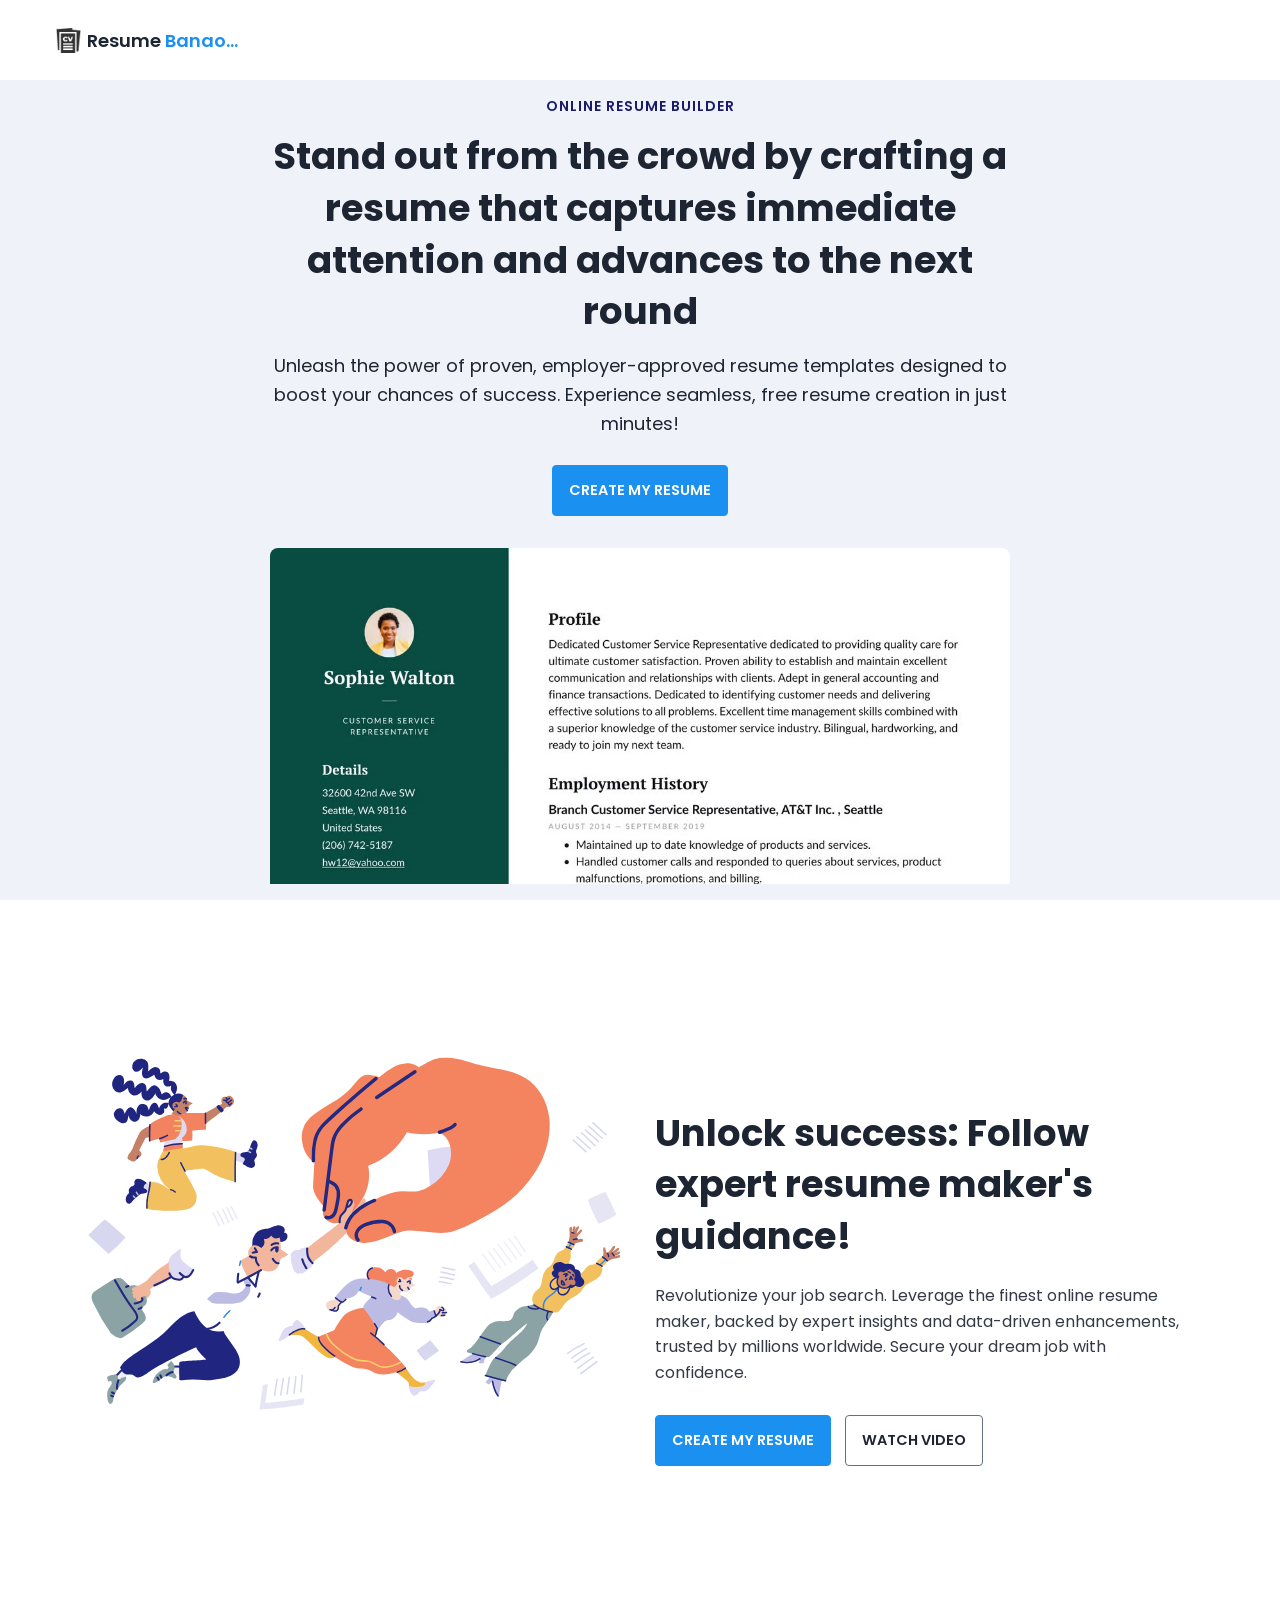
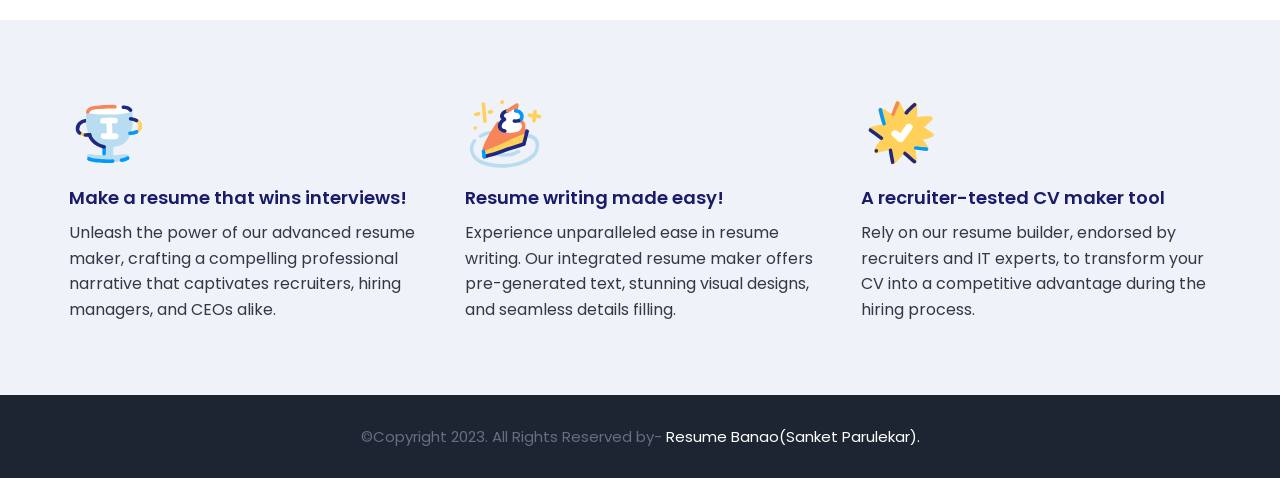
<file: index.html>
<!DOCTYPE html>
<html>
    <head>
        <meta charset="utf-8">
        <meta http-equiv="X-UA-Compatible" content="IE=edge">
        <title>Home Page</title>
        <meta name="description" content="">
        <meta name="viewport" content="width=device-width, initial-scale=1">
        <link rel="stylesheet" href="assets/css/main.css">
    </head>
    <body>

        <nav class = "navbar bg-white">
            <div class="container">
                <div class = "navbar-content">
                    <div class = "brand-and-toggler">
                        <a href = "index.html" class = "navbar-brand">
                            <img src = "assets/images/curriculum-vitae.png" alt = "" class = "navbar-brand-icon">
                            <span class = "navbar-brand-text">Resume <span>Banao...</span>
                        </a>
                    </div>
                </div>
            </div>
        </nav>

        <header class = "header bg-bright" id = "header">
            <div class = "container">
                <div class = "header-content text-center">
                    <h6 class = "text-uppercase text-blue-dark fs-14 fw-6 ls-1">online resume builder</h6>
                    <h1 class = "lg-title">Stand out from the crowd by crafting a resume that captures immediate attention and advances to the next round</h1>
                    <p class = "text-dark fs-18">Unleash the power of proven, employer-approved resume templates designed to boost your chances of success. Experience seamless, free resume creation in just minutes!</p>
                    <a href = "resume.html" class = "btn btn-primary text-uppercase">create my resume</a>
                    <img src = "assets/images/dublin-resume-templates.avif">
                </div>
            </div>
        </header>

        <div class="section-one">
            <div class="container">
                <div class = "section-one-content">
                    <div class="section-one-l">
                        <img src = "assets/images/visual-0c7080adf17f1f207276f613447c924f667dab34b7ac415cd7ef653172defd0b.svg">
                    </div>
                    <div class = "section-one-r text-center">
                        <h2 class = "lg-title">Unlock success: Follow expert resume maker's guidance!</h2>
                        <p class = "text">Revolutionize your job search. Leverage the finest online resume maker, backed by expert insights and data-driven enhancements, trusted by millions worldwide. Secure your dream job with confidence.</p>
                        <div class = "btn-group">
                            <a href = "resume.html" class = "btn btn-primary text-uppercase">create my resume</a>
                            <a href = "assets/video.mp4" class = "btn btn-secondary text-uppercase">watch video</a>
                        </div>
                    </div>
                </div>
            </div>
        </div>

        <div class = "section-two bg-bright">
            <div class="container">
                <div class="section-two-content">
                    <div class = "section-items">
                        <div class = "section-item">
                            <div class = "section-item-icon">
                                <img src = "assets/images/feature-1-edf4481d69166ac81917d1e40e6597c8d61aa970ad44367ce78049bf830fbda5.svg" alt = "">
                            </div>
                            <h5 class = "section-item-title">Make a resume that wins interviews!</h5>
                            <p class = "text">Unleash the power of our advanced resume maker, crafting a compelling professional narrative that captivates recruiters, hiring managers, and CEOs alike.</p>
                        </div>

                        <div class = "section-item">
                            <div class = "section-item-icon">
                                <img src = "assets/images/feature-2-a7a471bd973c02a55d1b3f8aff578cd3c9a4c5ac4fc74423d94ecc04aef3492b.svg" alt = "">
                            </div>
                            <h5 class = "section-item-title">Resume writing made easy!</h5>
                            <p class = "text">Experience unparalleled ease in resume writing. Our integrated resume maker offers pre-generated text, stunning visual designs, and seamless details filling.</p>
                        </div>

                        <div class = "section-item">
                            <div class = "section-item-icon">
                                <img src = "assets/images/feature-3-4e87a82f83e260488c36f8105e26f439fdc3ee5009372bb5e12d9421f32eabdd.svg" alt = "">
                            </div>
                            <h5 class = "section-item-title">A recruiter-tested CV maker tool</h5>
                            <p class = "text">Rely on our resume builder, endorsed by recruiters and IT experts, to transform your CV into a competitive advantage during the hiring process.</p>
                        </div>
                    </div>
                </div>
            </div>
        </div>

        <footer class = "footer bg-dark">
            <div class="container">
                <div class = "footer-content text-center">
                    <p class="fs-15">&copy;Copyright 2023. All Rights Reserved by- <span>Resume Banao(Sanket Parulekar).</span></p>
                </div>
            </div>
        </footer>
        
    </body>
</html>
</file>
<file: assets/css/main.css>
@import url('https://fonts.googleapis.com/css2?family=Manrope:wght@200;300;400;500;600;700;800&family=Poppins:ital,wght@0,100;0,200;0,300;0,400;0,500;0,600;0,700;0,800;0,900;1,100;1,200;1,300;1,400;1,500;1,600;1,700;1,800;1,900&display=swap');

:root{
    --clr-blue: #1A91F0;
    --clr-blue-mid: #1170CD;
    --clr-blue-dark: #1A1C6A;
    --clr-white: #fff;
    --clr-bright: #EFF2F9;
    --clr-dark: #1e2532;
    --clr-black: #000;
    --clr-grey: #656e83;
    --clr-green: #084C41  ;
    --font-poppins: 'Poppins', sans-serif;
    --font-manrope: 'Manrope', sans-serif;;
    --transition: all 300ms ease-in-out;
}

*{
    padding: 0;
    margin: 0;
    box-sizing: border-box;
}

html{
    font-size: 10px;
}

body{
    font-size: 1.6rem;
    font-family: var(--font-poppins);
}

button{
    border: none;
    background-color: transparent;
    outline: 0;
    cursor: pointer;
    font-family: inherit;
}

img{
    width: 100%;
    display: block;
}

a{
    text-decoration: none;
}

/* fonts */
.font-poppins{font-family: var(--font-poppins);}
.font-manrope{font-family: var(--font-manrope);}

/* text colors */
.text-blue{color: var(--clr-blue);}
.text-blue-mid{color: var(--clr-blue-mid);}
.text-blue-dark{color: var(--clr-blue-dark);}
.text-bright{color: var(--clr-bright);}
.text-dark{color: var(--clr-dark);}
.text-grey{color: var(--clr-grey);}
.text-white{color: var(--clr-white);}

/* backgrounds */
.bg-blue{background-color: var(--clr-blue);}
.bg-blue-mid{background-color: var(--clr-blue-mid);}
.bg-blue-dark{background-color: var(--clr-blue-dark);}
.bg-bright{background-color: var(--clr-bright);}
.bg-dark{background-color: var(--clr-dark);}
.bg-grey{background-color: var(--clr-grey);}
.bg-white{background-color: var(--clr-white);}
.bg-black{background-color: var(--clr-black);}
.bg-green{background-color: var(--clr-green);}

.text-center{ text-align: center;}
.text-left{text-align: left;}
.text-right{text-align: right;}
.text-uppercase{text-transform: uppercase;}
.text-lowercase{text-transform: lowercase;}
.text-capitalize{text-transform: capitalize;}
.text{
    color: var(--clr-dark);
    opacity: 0.9;
    margin: 2rem 0;
    line-height: 1.6;
}

.fw-2{font-weight: 200;}
.fw-3{font-weight: 300;}
.fw-4{font-weight: 400;}
.fw-5{font-weight: 500;}
.fw-6{font-weight: 600;}
.fw-7{font-weight: 700;}
.fw-8{font-weight: 800;}

.fs-13{font-size: 13px;}
.fs-14{font-size: 14px;}
.fs-15{font-size: 15px;}
.fs-16{font-size: 16px;}
.fs-17{font-size: 17px;}
.fs-18{font-size: 18px;}
.fs-19{font-size: 19px;}
.fs-20{font-size: 20px;}
.fs-21{font-size: 21px;}
.fs-22{font-size: 22px;}
.fs-23{font-size: 23px;}
.fs-24{font-size: 24px;}
.fs-25{font-size: 25px;}

.ls-1{letter-spacing: 1px;}
.ls-2{letter-spacing: 2px;}

.container{
    max-width: 1200px;
    margin: 0 auto;
    padding: 0 1.6rem;
}

/* bars button */
.bars{
    display: flex;
    flex-direction: column;
    justify-content: space-between;
    height: 16.5px;
    width: 25px;
}
.bars .bar{
    width: 100%;
    height: 2px;
    background-color: var(--clr-blue);
    transition: var(--transition);
}

.bars:hover .bar{
    background-color: var(--clr-dark);
}

/* buttons */
.btn{
    font-size: 14.5px;
    font-weight: 600;
    padding: 1.4rem 1.6rem;
    border-radius: 4px;
    display: inline-block;
}

.btn-primary{
    background-color: var(--clr-blue);
    color: var(--clr-white);
    border: 1px solid var(--clr-blue);
    transition: var(--transition);
}

.btn-primary:hover{
    background-color: transparent;
    color: var(--clr-dark);
    border-color: var(--clr-grey);
}

.btn-secondary{
    background-color: transparent;
    color: var(--clr-dark);
    border: 1px solid var(--clr-grey);
    transition: var(--transition);
}

.btn-secondary:hover{
    background-color: var(--clr-blue);
    color: var(--clr-white);
    border-color: var(--clr-blue);
}

.btn-group button:first-child, .btn-group a:first-child{
    margin-right: 1rem!important;
}

/* navbar part */
.navbar{
    height: 80px;
    display: flex;
    align-items: center;
    box-shadow: rgba(0, 0, 0, 0.08) 0px 3px 8px;
}

.navbar .container{
    width: 100%;
}

.navbar-brand{
    display: flex;
    align-items: center;
    justify-content: flex-start;
    font-size: 1.8rem;
}
.navbar-brand-text{
    color: var(--clr-dark);
    font-weight: 600;
}
.navbar-brand-text span{
    color: var(--clr-blue);
}
.navbar-brand-icon{
    width: 25px;
    margin-right: 6px;
    opacity: 0.8;
}
.brand-and-toggler{
    display: flex;
    align-items: center;
    justify-content: space-between;
}
.header{
    min-height: calc(100vh - 80px);
    display: flex;
    flex-direction: column;
    align-items: center;
    justify-content: center;
}
.header-content{
    max-width: 740px;
    margin-right: auto;
    margin-left: auto;
}
.header-content img{
    max-width: 760px;
    border-top-right-radius: 8px;
    border-top-left-radius: 8px;
    margin-top: 3.2rem;
}
.lg-title{
    margin: 1.4rem 0;
    font-size: 37px;
    line-height: 1.4;
    color: var(--clr-dark);
}
.header-content p{
    margin-bottom: 2.6rem;
    line-height: 1.6;
}


/* section one */
.section-one{
    padding: 64px 0;
    min-height: 80vh;
    display: flex;
    align-items: center;
}
.section-one-l img{
    max-width: 545px;
    margin-right: auto;
    margin-left: auto;
}
.section-one-r{
    margin-top: 4rem;
}

.section-one .btn-group{
    margin-top: 2rem;
}
.section-one-r{
    max-width: 545px;
    margin-right: auto;
    margin-left: auto;
}
.section-one-r .btn-group{
    margin-top: 3rem;
}

/* section two */
.section-two{
    padding: 64px 0;
}
.section-two .section-items{
    display: grid;
    gap: 2rem;
}

.section-two .section-item{
    max-width: 350px;
    text-align: center;
    margin-right: auto;
    margin-left: auto;
}
.section-two .section-item-icon{
    margin: 1rem 0;
}
.section-two .section-item-icon img{
    width: 80px;
    margin-right: auto;
    margin-left: auto;
}
.section-two .section-item-title{
    color: var(--clr-blue-dark);
    font-size: 1.8rem;
    font-weight: 600;
}
.section-two .text{
    margin: 0.9rem 0;
}

/* footer */
.footer{
    padding: 3rem 0;
}
.footer-content p{
    color: var(--clr-grey);
}
.footer-content p span{
    color: var(--clr-white);
}

/* media queries */
@media screen and (min-width: 768px){
    .section-two .section-items{
        grid-template-columns: repeat(2, 1fr);
    }
}

@media screen and (min-width: 992px){
    .section-one-content{
        display: grid;
        grid-template-columns: repeat(2, 1fr);
        column-gap: 3rem;
    }
    .section-one-r{
        text-align: left;
    }
    .section-two .section-items{
        grid-template-columns: repeat(3, 1fr);
    }
    .section-two .section-item{
        text-align: left;
    }
    .section-two .section-item-icon img{
        margin-left: 0;
    }
}



/* resume page */
#about-sc{
    padding: 64px 0;
}

.cv-form-row-title{
    background-color: var(--clr-dark);
    padding: 0.8rem 1.6rem;
    margin-bottom: 2rem;
}

.cv-form-row-title h3{
    color: var(--clr-white);
    font-weight: 500;
    text-transform: uppercase;
    letter-spacing: 1.5px;
    font-size: 1.7rem;
}
.cv-form-blk{
    margin: 3rem 0;
}
.cv-form-row{
    padding: 3rem 2rem 0 2rem;
    border: 1px solid rgba(0, 0, 0, 0.08);
    margin-bottom: 1rem;
    position: relative;
}
textarea{
    resize: none;
}
.form-elem{
    margin-bottom: 3rem;
    position: relative;
}
.form-label{
    display: block;
    font-weight: 600;
    font-size: 14px;
    color: var(--clr-dark);
    margin-bottom: 0.5rem;
}
.form-control{
    border-radius: none;
    border: 1px solid rgba(0, 0, 0, 0.1);
    font-size: 14px;
    padding: 0.8rem 1.6rem;
    font-family: inherit;
    width: 100%;
    outline: 0;
    transition: var(--transition);
}

.form-control:focus{
    border-color: rgba(0, 0, 0, 0.3);
}
.form-text{
    color: #ca0b00;
    font-size: 12px;
    position: absolute;
    letter-spacing: 0.5px;
    top: calc(100% + 2px);
    left: 0;
    width: 100%;
}
.cols-3, .cols-2{
    display: grid;
}
.repeater-add-btn{
    width: 25px;
    height: 25px;
    background-color: var(--clr-blue-mid);
    font-size: 1.6rem;
    color: var(--clr-white);
    margin: 1rem 0;
}
.repeater-remove-btn{
    position: absolute;
    top: 10px;
    right: 10px;
    z-index: 999;
    width: 25px;
    height: 25px;
    border-radius: 50%;
    background-color: #ca0b00;
    color: var(--clr-white);
    font-size: 1.6rem;
}

/* preview section */
.preview-cnt{
    border-radius: 5px;
    display: grid;
    grid-template-columns: 32% auto;
    box-shadow: rgba(149, 157, 165, 0.2) 0px 8px 24px;
    overflow: hidden;
}

.preview-cnt-l{
    padding: 3rem 3rem 2rem 3rem;
}
.preview-cnt-r{
    padding: 3rem 3rem 3rem 4rem;
}
.preview-cnt-l .preview-blk:nth-child(1){
    text-align: center;
}
.preview-image{
    width: 120px;
    height: 120px;
    border-radius: 50%;
    overflow: hidden;
    margin-right: auto;
    margin-left: auto;
}
.preview-image img{
    width: 100%;
    height: 100%;
    object-fit: cover;
}
.preview-item-name{
    font-size: 2.4rem;
    font-weight: 600;
    margin: 1.8rem 0;
    position: relative;
}
.preview-item-name::after{
    position: absolute;
    content: "";
    bottom: -10px;
    width: 50px;
    height: 1.5px;
    background-color: rgba(255, 255, 255, 0.5);
    left: 50%;
    transform: translateX(-50%);
}
.preview-blk{
    padding: 1rem 0;
    margin-bottom: 1rem;
}
.preview-blk-title h3{
    text-transform: uppercase;
    letter-spacing: 0.5px;
    border-bottom: 0.5px solid rgba(0, 0, 0, 0.08);
    padding-bottom: 0.5rem;
}
.preview-blk-title{
    margin-bottom: 1rem;
}
.preview-blk-list .preview-item{
    font-size: 1.5rem;
    margin-bottom: 0.2rem;
    opacity: 0.95;
}
.preview-cnt-r .preview-blk-title{
    color: var(--clr-dark);
}
.preview-cnt-r .preview-blk-list .preview-item{
    margin-top: 1.8rem;
}

.achievements-items.preview-blk-list .preview-item span:first-child,
.educations-items.preview-blk-list .preview-item span:first-child,
.experiences-items.preview-blk-list .preview-item span:first-child{
    display: block;
    font-weight: 600;
    margin-bottom: 1rem;
    background-color: rgba(0, 0, 0, 0.03);
}

.educations-items.preview-blk-list .preview-item span:nth-child(2),
.experiences-items.preview-blk-list .preview-item span:nth-child(2){
    font-weight: 600;
    margin-right: 1rem;
}

.educations-items.preview-blk-list .preview-item span:nth-child(3),
.experiences-items.preview-blk-list .preview-item span:nth-child(3){
    font-style: italic;
    margin-right: 1rem;
}

.educations-items.preview-blk-list .preview-item span:nth-child(4),
.educations-items.preview-blk-list .preview-item span:nth-child(5),
.experiences-items.preview-blk-list .preview-item span:nth-child(4),
.experiences-items.preview-blk-list .preview-item span:nth-child(5){
    margin-right: 1rem;
    background-color: var(--clr-green);
    color: var(--clr-white);
    padding: 0 1rem;
    border-radius: 0.6rem;
}

.educations-items.preview-blk-list .preview-item span:nth-child(6),
.experiences-items.preview-blk-list .preview-item span:nth-child(6){
    font-size: 13.5px;
    display: block;
    opacity: 0.8;
    margin-top: 1rem;
}
.projects-items.preview-blk-list .preview-item span{
    display: block;
}

@media screen and (min-width: 768px){
    .cols-3{
        grid-template-columns: repeat(3, 1fr);
        column-gap: 2rem;
    }
    .cols-2{
        grid-template-columns: repeat(2, 1fr);
        column-gap: 2rem;
    }
}

@media screen and (min-width: 992px){
    .cv-form-row{
        padding: 3rem 3rem 0rem 3rem;
    }
    .cols-3{
        grid-template-columns: repeat(3, 1fr);
    }
}

.print-btn-sc{
    margin: 2rem 0 6rem 0;
}

/* print section */
@media print{
    body *{
        visibility: hidden;
    }

    .non_print_area{
        display: none;
    }

    .print_area, .print_area *{
        visibility: visible;
    }

    .print_area{
        width: 100%;
        position: absolute;
        left: 0;
        top: 0;
        overflow: hidden;
    }
}
</file>
